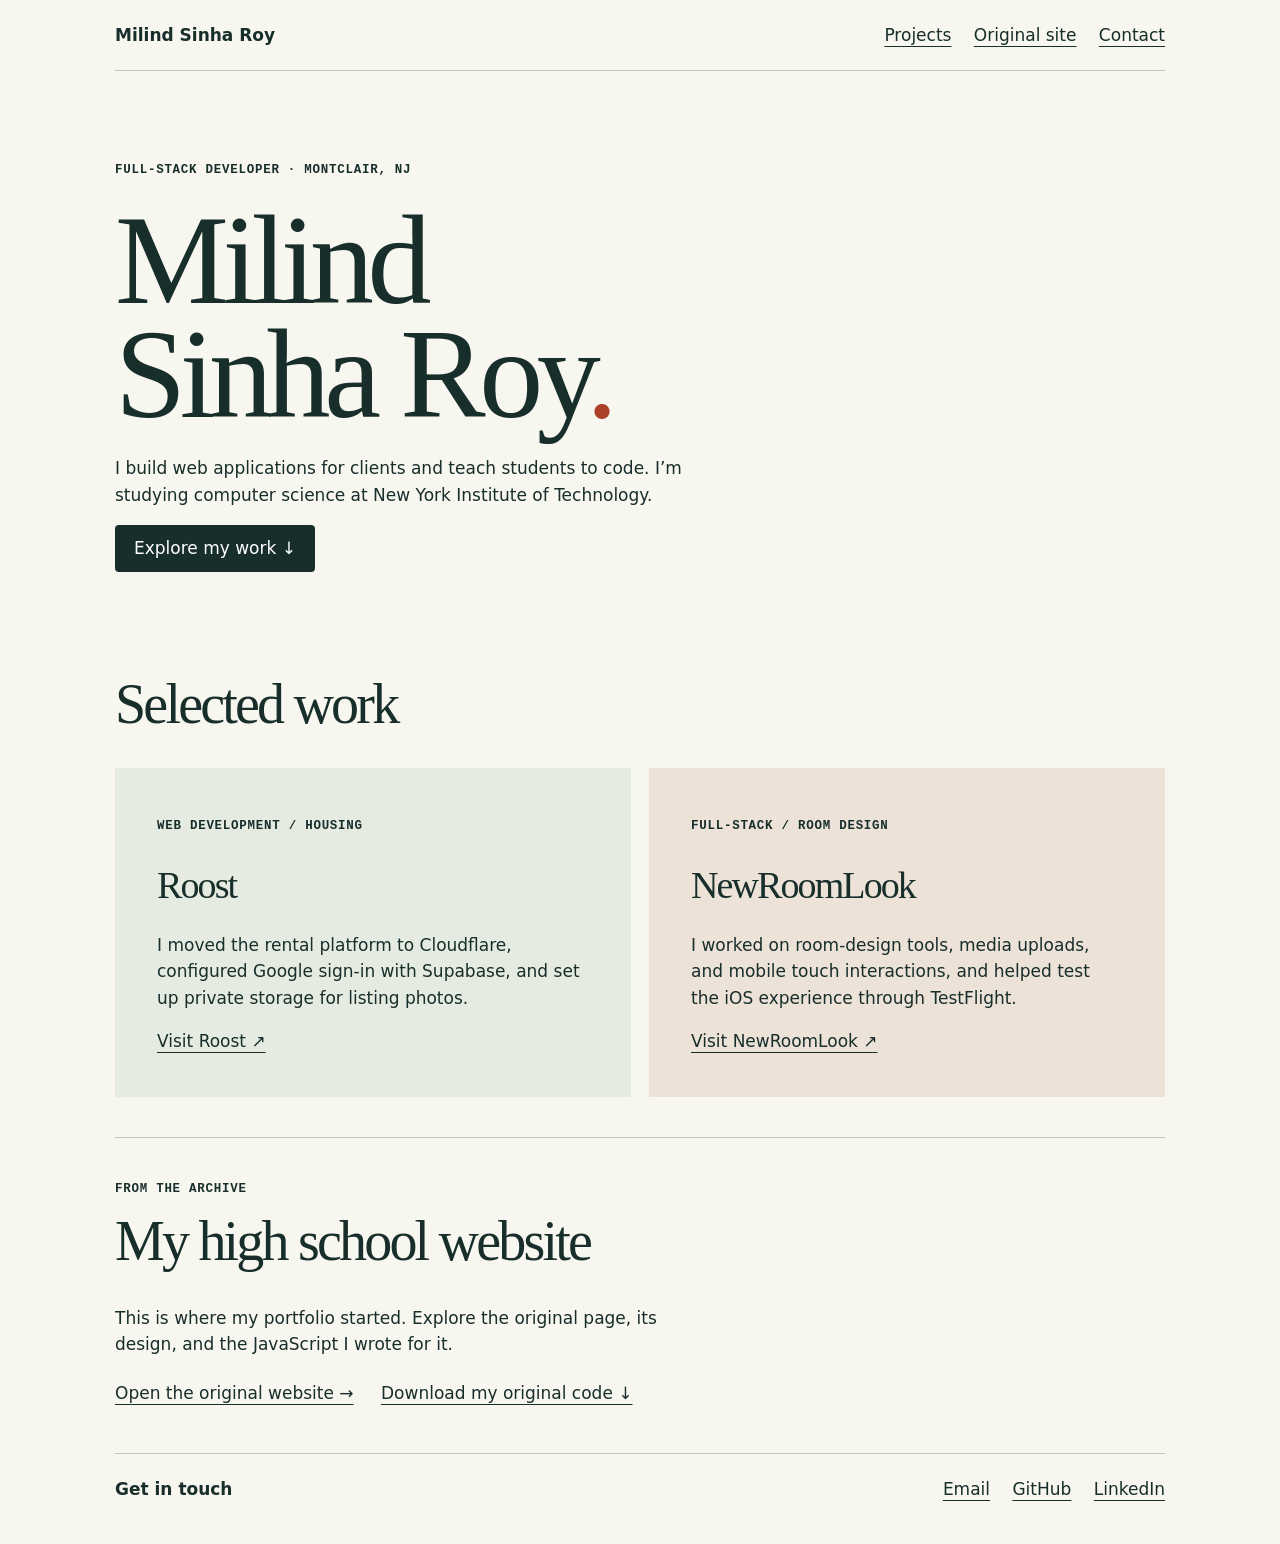
<file: index (1).html>
<!doctype html><html lang="en"><head><meta charset="utf-8"><meta name="viewport" content="width=device-width,initial-scale=1"><title>Milind Sinha Roy · Developer portfolio</title><link rel="stylesheet" href="portfolio.css"></head><body>
<header><a class="brand" href="./">Milind Sinha Roy</a><nav aria-label="Main"><a href="#work">Projects</a><a href="original/">Original site</a><a href="#contact">Contact</a></nav></header>
<main><section class="hero"><div class="eyebrow">Full-stack developer · Montclair, NJ</div><h1>Milind<br>Sinha Roy<span>.</span></h1><p>I build web applications for clients and teach students to code. I’m studying computer science at New York Institute of Technology.</p><a class="cta" href="#work">Explore my work ↓</a></section>
<section id="work"><h2>Selected work</h2><div class="grid"><article><small>Web development / Housing</small><h3>Roost</h3><p>I moved the rental platform to Cloudflare, configured Google sign-in with Supabase, and set up private storage for listing photos.</p><a href="https://rentonroost.com">Visit Roost ↗</a></article><article><small>Full-stack / Room design</small><h3>NewRoomLook</h3><p>I worked on room-design tools, media uploads, and mobile touch interactions, and helped test the iOS experience through TestFlight.</p><a href="https://newroomlook.com">Visit NewRoomLook ↗</a></article></div></section>
<section class="archive"><div class="eyebrow">From the archive</div><h2>My high school website</h2><p>This is where my portfolio started. Explore the original page, its design, and the JavaScript I wrote for it.</p><a href="original/">Open the original website →</a> <a href="original-source.zip" download>Download my original code ↓</a></section></main><footer id="contact"><strong>Get in touch</strong><nav><a href="mailto:milindsinharoy@gmail.com">Email</a><a href="https://github.com/MilindSRoy">GitHub</a><a href="https://www.linkedin.com/in/milind-sinha-roy/">LinkedIn</a></nav></footer></body></html>
</file>
<file: portfolio.css>
:root{color-scheme:light;--ink:#182e2b;--accent:#ac412a;--line:#b9c7b9}*{box-sizing:border-box}html{scroll-behavior:smooth}body{margin:0;background:#f7f6ef;color:var(--ink);font:17px/1.55 system-ui,sans-serif}header,main,footer{width:min(1050px,89%);margin:auto}header,footer,nav{display:flex;align-items:center;justify-content:space-between;gap:1.4rem;flex-wrap:wrap}header,footer{padding:22px 0;border-bottom:1px solid var(--line)}a{color:inherit;text-underline-offset:5px}a:hover{color:var(--accent)}.brand{font-weight:750;text-decoration:none}.hero{padding:clamp(48px,7vw,100px) 0}.eyebrow,small{font:600 .78rem/1.5 monospace;letter-spacing:.06em;text-transform:uppercase}.hero h1,h2,h3{font-family:Georgia,serif;font-weight:normal;letter-spacing:-.05em}.hero h1{font-size:clamp(74px,10vw,142px);line-height:.89;margin:24px 0}.hero h1 span{color:var(--accent)}p{max-width:600px}.cta{display:inline-block;background:var(--ink);color:white;padding:10px 19px;text-decoration:none;border-radius:4px}.cta:hover{color:white;background:#355149}h2{font-size:clamp(36px,5vw,56px);margin:0 0 20px}.grid{display:grid;grid-template-columns:repeat(auto-fit,minmax(min(100%,290px),1fr));gap:18px}article,.archive{padding:clamp(20px,4vw,42px);background:#e5ebe0}article:nth-child(2){background:#ece2d8}h3{font-size:38px;margin:20px 0 0}.archive{background:transparent;border-block:1px solid var(--line);margin:40px 0 0;padding-inline:0}.archive a{display:inline-block;margin:5px 22px 5px 0}footer{border:0;padding-bottom:42px}@media(prefers-reduced-motion:reduce){html{scroll-behavior:auto}}
</file>
